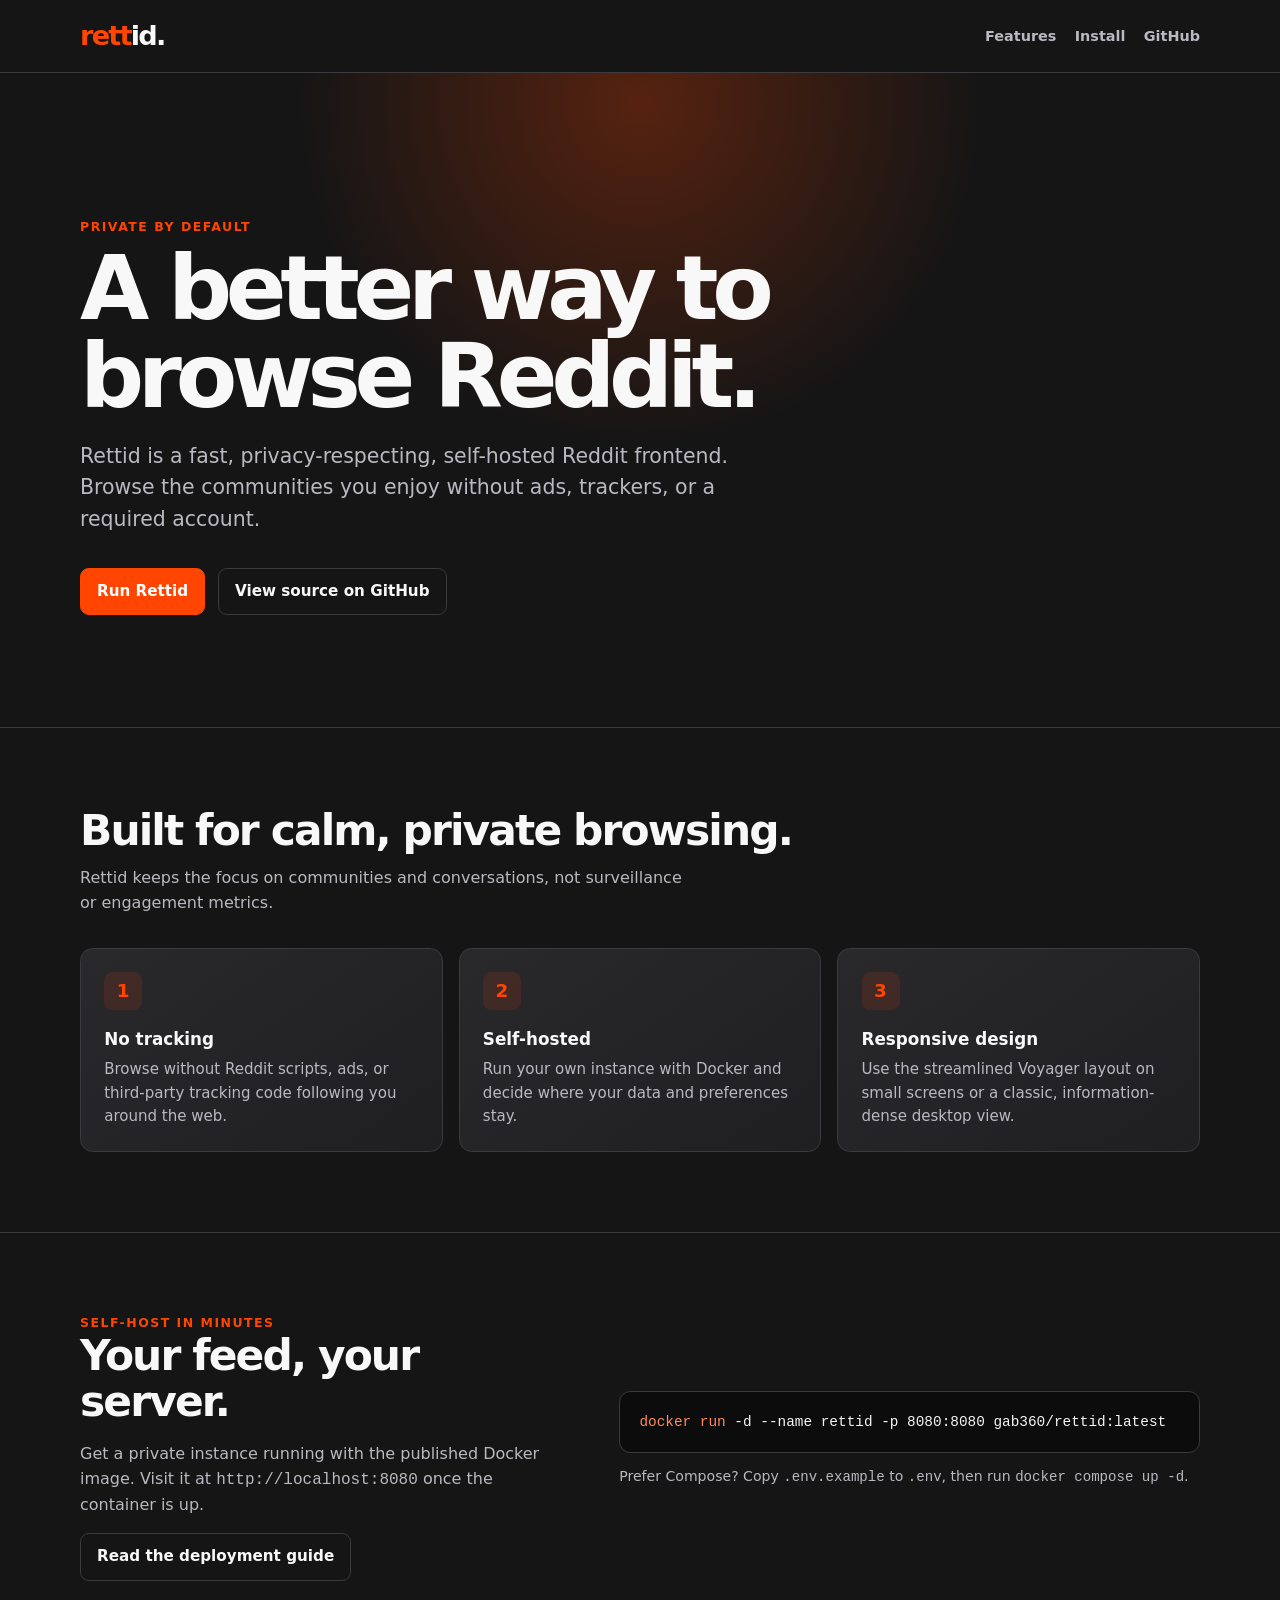
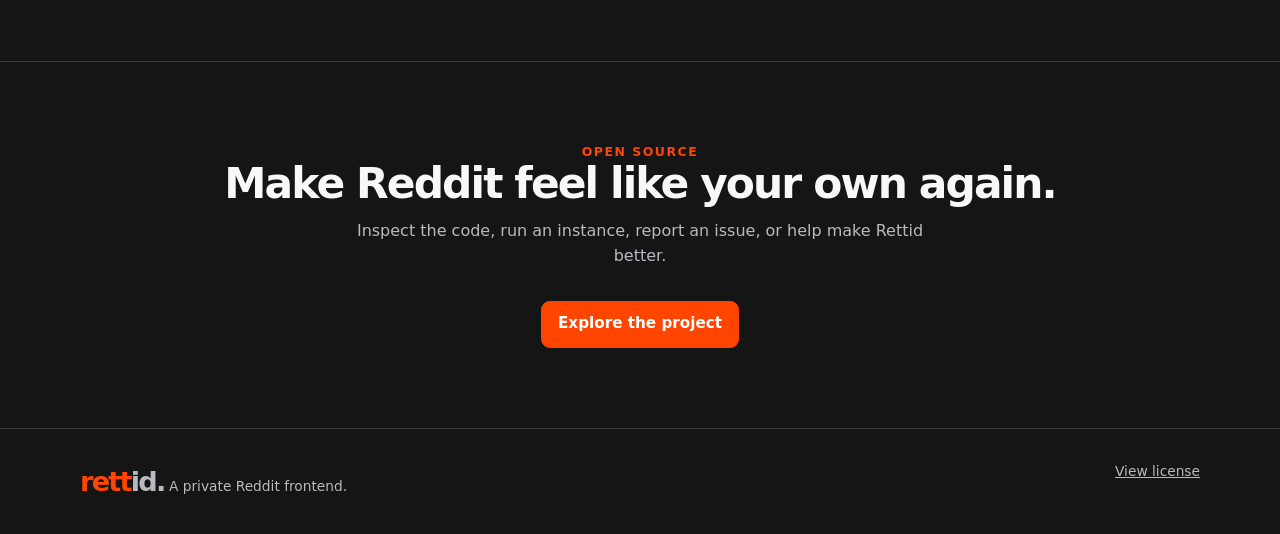
<file: docs/index.html>
<!doctype html>
<html lang="en">
<head>
<meta charset="utf-8">
<meta name="viewport" content="width=device-width, initial-scale=1">
<meta name="description" content="Rettid is a private, fast, and self-hosted Reddit frontend.">
<meta name="theme-color" content="#111111">
<title>Rettid — A private Reddit frontend</title>
<style>
:root {
  --orange: #ff4500;
  --ink: #151515;
  --surface: #1f1f21;
  --surface-raised: #29292c;
  --line: #3a3a3f;
  --text: #f8f8f8;
  --muted: #b9b9c1;
  --max-width: 1120px;
}
* { box-sizing: border-box; }
html { scroll-behavior: smooth; }
body { margin: 0; color: var(--text); background: var(--ink); font: 16px/1.55 Inter, ui-sans-serif, system-ui, -apple-system, BlinkMacSystemFont, "Segoe UI", sans-serif; }
a { color: inherit; }
.shell { width: min(calc(100% - 40px), var(--max-width)); margin-inline: auto; }
.skip-link { position: absolute; left: -999px; }
.skip-link:focus { left: 1rem; top: 1rem; z-index: 10; padding: .6rem 1rem; color: #000; background: #fff; border-radius: .4rem; }
header { border-bottom: 1px solid var(--line); }
nav { display: flex; align-items: center; justify-content: space-between; min-height: 72px; gap: 1rem; }
.wordmark { font-size: 1.7rem; font-weight: 850; letter-spacing: -.065em; text-decoration: none; }
.wordmark .mark { color: var(--orange); }
.nav-links { display: flex; gap: 1.15rem; align-items: center; }
.nav-links a { color: var(--muted); font-size: .9rem; font-weight: 650; text-decoration: none; }
.nav-links a:hover, .nav-links a:focus-visible { color: var(--text); }
.hero { position: relative; overflow: hidden; padding: clamp(5rem, 12vw, 9rem) 0 clamp(4.5rem, 9vw, 7rem); }
.hero::before { content: ""; position: absolute; z-index: -1; width: 720px; height: 720px; left: 50%; top: -330px; transform: translateX(-50%); border-radius: 50%; background: radial-gradient(circle, rgb(255 69 0 / 28%), transparent 68%); }
.eyebrow { color: var(--orange); font-size: .78rem; font-weight: 800; letter-spacing: .12em; text-transform: uppercase; }
h1 { max-width: 830px; margin: .55rem 0 1.25rem; font-size: clamp(2.7rem, 7vw, 5.6rem); line-height: .98; letter-spacing: -.07em; }
.hero p { max-width: 650px; margin: 0; color: var(--muted); font-size: clamp(1.08rem, 2vw, 1.28rem); }
.actions { display: flex; flex-wrap: wrap; gap: .8rem; margin-top: 2rem; }
.button { display: inline-flex; justify-content: center; align-items: center; min-height: 44px; padding: .68rem 1rem; border: 1px solid var(--line); border-radius: .55rem; font-size: .95rem; font-weight: 750; text-decoration: none; }
.button:hover, .button:focus-visible { transform: translateY(-1px); border-color: #707078; }
.button-primary { color: #fff; background: var(--orange); border-color: var(--orange); }
.button-primary:hover, .button-primary:focus-visible { border-color: #ff6b35; background: #ff5717; }
section { padding: 5rem 0; }
section + section { border-top: 1px solid var(--line); }
h2 { margin: 0 0 .7rem; font-size: clamp(1.8rem, 4vw, 2.65rem); letter-spacing: -.045em; line-height: 1.1; }
.section-lead { max-width: 620px; margin: 0; color: var(--muted); }
.feature-grid { display: grid; grid-template-columns: repeat(3, 1fr); gap: 1rem; margin-top: 2rem; }
.card { min-height: 200px; padding: 1.45rem; border: 1px solid var(--line); border-radius: .8rem; background: linear-gradient(145deg, var(--surface-raised), var(--surface)); }
.card-icon { display: grid; width: 38px; height: 38px; place-items: center; margin-bottom: 1rem; color: var(--orange); border-radius: .55rem; background: rgb(255 69 0 / 12%); font-size: 1.15rem; font-weight: 800; }
.card h3 { margin: 0 0 .4rem; font-size: 1.05rem; }
.card p { margin: 0; color: var(--muted); font-size: .94rem; }
.install-layout { display: grid; grid-template-columns: .9fr 1.1fr; gap: clamp(1.5rem, 5vw, 5rem); align-items: center; }
.install-copy p { color: var(--muted); }
pre { overflow-x: auto; margin: 0; padding: 1.1rem 1.2rem; border: 1px solid var(--line); border-radius: .7rem; color: #f5f5f5; background: #0c0c0d; font: .9rem/1.7 ui-monospace, SFMono-Regular, Menlo, Consolas, monospace; }
code .command { color: #ff8a5a; }
.install-note { margin-top: .85rem; color: var(--muted); font-size: .88rem; }
.cta { text-align: center; }
.cta p { max-width: 570px; margin: 0 auto; color: var(--muted); }
.cta .actions { justify-content: center; }
footer { padding: 2rem 0; color: var(--muted); border-top: 1px solid var(--line); font-size: .86rem; }
.footer-row { display: flex; justify-content: space-between; gap: 1rem; }
.footer-row a { color: var(--muted); }
@media (max-width: 700px) {
  .shell { width: min(calc(100% - 32px), var(--max-width)); }
  .nav-links { gap: .8rem; }
  .nav-links a:not(:last-child) { display: none; }
  .feature-grid, .install-layout { grid-template-columns: 1fr; }
  section { padding: 3.5rem 0; }
  .footer-row { flex-direction: column; }
}
</style>
</head>
<body>
<a class="skip-link" href="#main">Skip to content</a>
<header>
<nav class="shell" aria-label="Primary navigation">
<a class="wordmark" href="#top" aria-label="Rettid home"><span class="mark">rett</span>id.</a>
<div class="nav-links">
<a href="#features">Features</a>
<a href="#install">Install</a>
<a href="https://github.com/g4bcloud/rettid">GitHub</a>
</div>
</nav>
</header>
<main id="main">
<section class="hero" id="top">
<div class="shell">
<div class="eyebrow">Private by default</div>
<h1>A better way to browse Reddit.</h1>
<p>Rettid is a fast, privacy-respecting, self-hosted Reddit frontend. Browse the communities you enjoy without ads, trackers, or a required account.</p>
<div class="actions">
<a class="button button-primary" href="#install">Run Rettid</a>
<a class="button" href="https://github.com/g4bcloud/rettid">View source on GitHub</a>
</div>
</div>
</section>
<section id="features">
<div class="shell">
<h2>Built for calm, private browsing.</h2>
<p class="section-lead">Rettid keeps the focus on communities and conversations, not surveillance or engagement metrics.</p>
<div class="feature-grid">
<article class="card">
<div class="card-icon" aria-hidden="true">1</div>
<h3>No tracking</h3>
<p>Browse without Reddit scripts, ads, or third-party tracking code following you around the web.</p>
</article>
<article class="card">
<div class="card-icon" aria-hidden="true">2</div>
<h3>Self-hosted</h3>
<p>Run your own instance with Docker and decide where your data and preferences stay.</p>
</article>
<article class="card">
<div class="card-icon" aria-hidden="true">3</div>
<h3>Responsive design</h3>
<p>Use the streamlined Voyager layout on small screens or a classic, information-dense desktop view.</p>
</article>
</div>
</div>
</section>
<section id="install">
<div class="shell install-layout">
<div class="install-copy">
<div class="eyebrow">Self-host in minutes</div>
<h2>Your feed, your server.</h2>
<p>Get a private instance running with the published Docker image. Visit it at <code>http://localhost:8080</code> once the container is up.</p>
<a class="button" href="https://github.com/g4bcloud/rettid#deployment">Read the deployment guide</a>
</div>
<div>
<pre><code><span class="command">docker run</span> -d --name rettid -p 8080:8080 gab360/rettid:latest</code></pre>
<p class="install-note">Prefer Compose? Copy <code>.env.example</code> to <code>.env</code>, then run <code>docker compose up -d</code>.</p>
</div>
</div>
</section>
<section class="cta">
<div class="shell">
<div class="eyebrow">Open source</div>
<h2>Make Reddit feel like your own again.</h2>
<p>Inspect the code, run an instance, report an issue, or help make Rettid better.</p>
<div class="actions">
<a class="button button-primary" href="https://github.com/g4bcloud/rettid">Explore the project</a>
</div>
</div>
</section>
</main>
<footer>
<div class="shell footer-row">
<span><span class="wordmark"><span class="mark">rett</span>id.</span> A private Reddit frontend.</span>
<a href="https://github.com/g4bcloud/rettid/blob/main/LICENSE">View license</a>
</div>
</footer>
</body>
</html>
</file>
